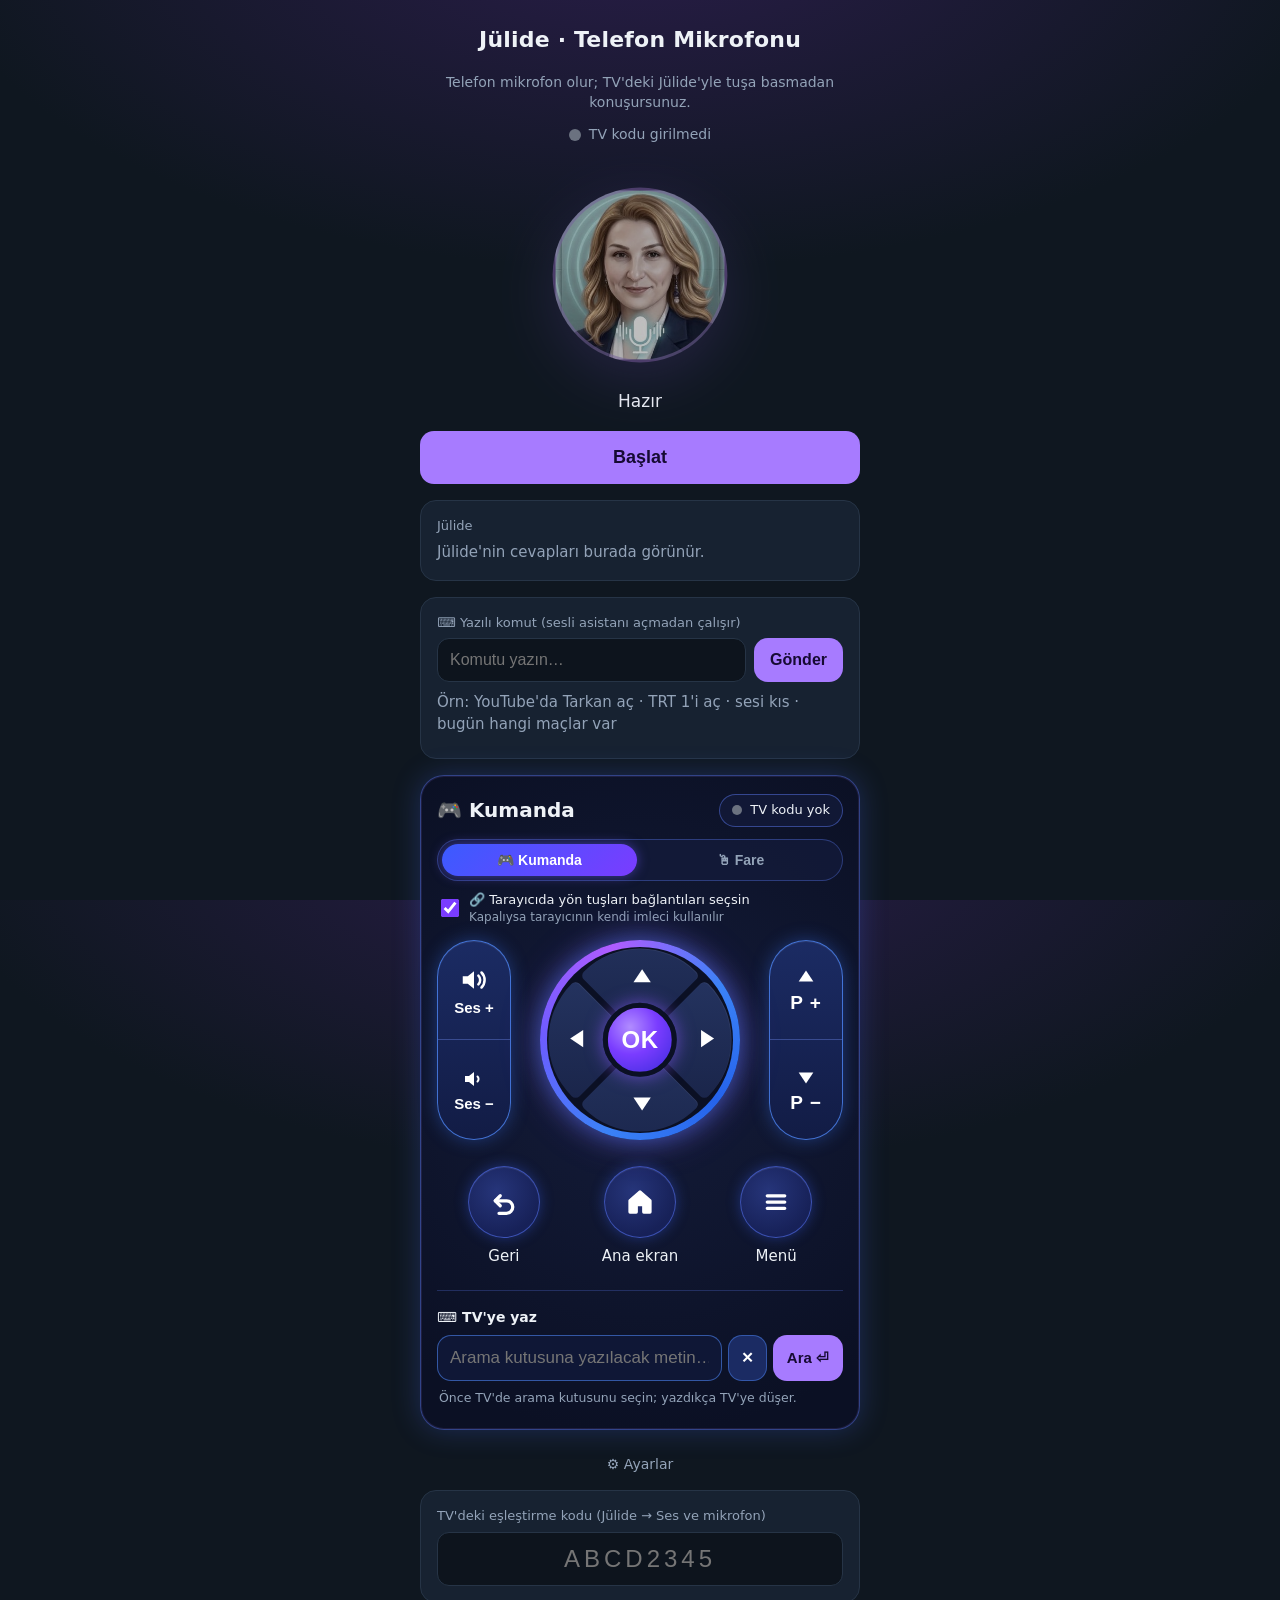
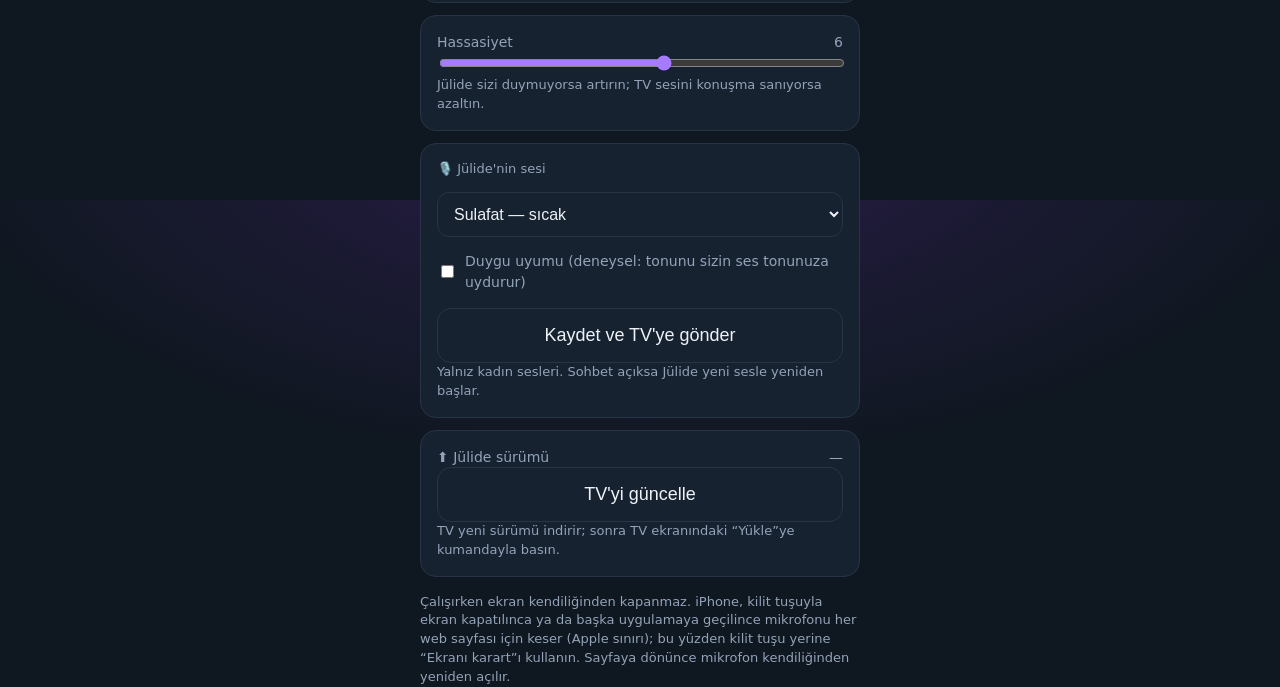
<file: web/index.html>
<!doctype html>
<html lang="tr">
<head>
<meta charset="utf-8">
<meta name="viewport" content="width=device-width, initial-scale=1, viewport-fit=cover">
<meta name="theme-color" content="#0f1720">
<title>Jülide Mikrofon</title>
<link rel="manifest" href="manifest.json">
<link rel="icon" type="image/png" sizes="32x32" href="favicon-32.png">
<link rel="apple-touch-icon" href="apple-touch-icon.png">
<style>
  :root {
    --zemin: #0f1720;
    --kart: #172231;
    --cizgi: #263446;
    --yazi: #eef2f7;
    --soluk: #93a3b8;
    --mor: #a77bff;
    --mor-koyu: #6d3fe0;
    --yesil: #3ddc97;
    --kirmizi: #ff6b6b;
  }
  * { box-sizing: border-box; }
  html, body { margin: 0; height: 100%; }
  body {
    background: radial-gradient(1200px 600px at 50% -10%, #2a1d4a 0%, var(--zemin) 60%);
    color: var(--yazi);
    font: 16px/1.45 system-ui, -apple-system, "Segoe UI", Roboto, sans-serif;
    display: flex; flex-direction: column; align-items: center;
    padding: max(16px, env(safe-area-inset-top)) 16px max(24px, env(safe-area-inset-bottom));
    -webkit-tap-highlight-color: transparent;
  }
  main { width: 100%; max-width: 440px; display: flex; flex-direction: column; gap: 16px; }
  h1 { margin: 8px 0 0; font-size: 22px; font-weight: 650; letter-spacing: .2px; text-align: center; }
  .alt { color: var(--soluk); font-size: 14px; text-align: center; margin: 0; }

  .kure-alan { display: flex; justify-content: center; padding: 18px 0 6px; }
  .kure {
    width: 184px; height: 184px; border-radius: 50%;
    background: #2b1260 url("julide.jpg") center / cover no-repeat;
    border: 3px solid rgba(167,123,255,.55);
    box-shadow: 0 0 0 0 rgba(167,123,255,.0), 0 18px 60px rgba(109,63,224,.35);
    filter: saturate(.55) brightness(.75); transform: scale(.95);
    transition: filter .3s, transform .08s linear, box-shadow .08s linear;
  }
  .kure.acik { filter: none; border-color: var(--mor); }
  .kure.konusuyor { box-shadow: 0 0 0 10px rgba(167,123,255,.18), 0 0 70px rgba(167,123,255,.65); }

  .durum { text-align: center; font-size: 17px; min-height: 26px; }
  .durum.hata { color: var(--kirmizi); }
  .durum.iyi { color: var(--yesil); }

  .kart { background: var(--kart); border: 1px solid var(--cizgi); border-radius: 16px; padding: 16px; }
  label { display: block; font-size: 13px; color: var(--soluk); margin-bottom: 6px; }
  input[type=text] {
    width: 100%; font-size: 24px; letter-spacing: 4px; text-transform: uppercase; text-align: center;
    padding: 12px; border-radius: 12px; border: 1px solid var(--cizgi); background: #0d141d; color: var(--yazi);
  }
  input[type=range] { width: 100%; accent-color: var(--mor); }
  .satir { display: flex; justify-content: space-between; align-items: center; font-size: 14px; color: var(--soluk); }

  button {
    width: 100%; font-size: 18px; font-weight: 650; padding: 16px; border-radius: 14px; border: 0;
    background: var(--mor); color: #160a33; cursor: pointer;
  }
  button.ikincil { background: transparent; color: var(--yazi); border: 1px solid var(--cizgi); font-weight: 500; }
  button:disabled { opacity: .5; }

  .cevap { font-size: 15px; color: var(--yazi); white-space: pre-wrap; min-height: 22px; }
  .cevap:empty::before { content: "Jülide'nin cevapları burada görünür."; color: var(--soluk); }
  .ipucu { font-size: 13px; color: var(--soluk); margin: 0; }
  .fare-hiz { display: flex; align-items: center; gap: 10px; margin: 10px 2px 0; font-size: 13px; color: var(--soluk); }
  .fare-hiz input { flex: 1; accent-color: #7a3cff; padding: 0; }
  .fare-hiz span { width: 38px; text-align: right; color: var(--yazi); }
  .tv-klavye { margin-top: 22px; padding-top: 16px; border-top: 1px solid rgba(96,128,255,.25); }
  .tv-klavye label { display: block; font-size: 14px; color: var(--yazi); margin-bottom: 8px; font-weight: 600; }
  .klavye-satir { display: flex; gap: 6px; }
  .klavye-satir input { flex: 1; min-width: 0; font-size: 17px; letter-spacing: 0; text-transform: none; text-align: left; padding: 12px;
    border-radius: 14px; background: #0f1736; border: 1px solid rgba(80,140,255,.55); color: var(--yazi); }
  .klavye-satir button { width: auto; padding: 12px 14px; font-size: 15px; border-radius: 14px; touch-action: manipulation; }
  .klavye-satir .klavye-sil { background: #1b2b63; color: #fff; border: 1px solid rgba(80,140,255,.45); padding: 12px; }
  .klavye-durum { margin: 8px 2px 0; font-size: 12.5px; color: var(--soluk); min-height: 1.2em; }
  .klavye-durum.ok { color: #4ade80; } .klavye-durum.hata { color: #f87171; }
  .bag-mod { display: flex; align-items: center; gap: 10px; line-height: 1.35; margin: -4px 4px 14px; font-size: 13px; color: var(--yazi); }
  .bag-mod input { width: 18px; height: 18px; accent-color: #7a3cff; margin: 0; flex: none; }
  .bag-mod .soluk { color: var(--soluk); font-size: 12px; }
  .gizli { display: none !important; }
  #karanlik { position: fixed; inset: 0; background: #000; z-index: 50; display: flex; align-items: flex-end;
    justify-content: center; padding-bottom: 40px; color: #333; font-size: 14px; }
  #uyanik { position: fixed; width: 1px; height: 1px; opacity: 0; pointer-events: none; }
  details.ayar { color: var(--soluk); font-size: 14px; }
  details.ayar summary { cursor: pointer; text-align: center; padding: 8px; list-style: none; }
  details.ayar summary::-webkit-details-marker { display: none; }
  details.ayar[open] summary { margin-bottom: 8px; }
  select { width: 100%; font-size: 16px; padding: 12px; border-radius: 12px; background: transparent; color: var(--yazi); border: 1px solid var(--cizgi); margin: 8px 0; }
  select option { color: #111; }
  .onay { display: flex; gap: 8px; align-items: center; font-size: 14px; color: var(--soluk); margin: 6px 0 12px; }
  #sesKart button { margin-top: 4px; }
  details.ayar .kart + .kart { margin-top: 12px; }
  .tvdurum { display: flex; align-items: center; justify-content: center; gap: 8px; font-size: 14px; color: var(--soluk); margin: -4px 0 4px; }
  .isik { width: 12px; height: 12px; border-radius: 50%; background: #6b7280; flex: none; }
  .isik.acik { background: #22c55e; box-shadow: 0 0 8px 2px rgba(34, 197, 94, .7); }
  .isik.kapali { background: #ef4444; box-shadow: 0 0 8px 2px rgba(239, 68, 68, .6); }
  /* Yazılı komut */
  .komut-satir { display: flex; gap: 8px; }
  .komut-satir input#komutMetin { flex: 1; min-width: 0; font-size: 16px; letter-spacing: 0; text-transform: none; text-align: left; padding: 12px; }
  .komut-satir button { width: auto; padding: 12px 16px; font-size: 16px; }
  #komutYanit { margin-top: 10px; white-space: pre-line; }
  .rozet { display: inline-block; font-size: 12px; font-weight: 700; letter-spacing: .4px; padding: 3px 9px; border-radius: 999px; margin-bottom: 6px; }
  .rozet.yapildi { background: rgba(34,197,94,.18); color: #4ade80; border: 1px solid rgba(74,222,128,.5); }
  .rozet.yapilamadi { background: rgba(239,68,68,.16); color: #f87171; border: 1px solid rgba(248,113,113,.5); }
  .rozet.bilgi { background: rgba(96,128,255,.16); color: #93a5ff; border: 1px solid rgba(147,165,255,.45); }
  .rozet.bekliyor { background: rgba(250,204,21,.14); color: #facc15; border: 1px solid rgba(250,204,21,.45); }
  #komutSurum { margin: 6px 0 0; font-size: 12px; }
  #komutYanit:empty::before { content: "Örn: YouTube'da Tarkan aç · TRT 1'i aç · sesi kıs · bugün hangi maçlar var"; color: var(--soluk); }
  /* Kumanda (yön tuşları) — tasarım: solda ses, ortada halkalı yön tuşları, sağda kanal, altta Geri/Ana ekran/Menü */
  .kumanda-kart { position: relative; padding: 18px 16px 22px; border-radius: 24px; border: 1px solid rgba(96,128,255,.45);
    background: radial-gradient(120% 80% at 50% 45%, #141c3a 0%, #0b1024 70%);
    box-shadow: 0 0 0 1px rgba(167,123,255,.12) inset, 0 0 28px rgba(76,110,255,.25); }
  .kumanda-bas { display: flex; align-items: center; justify-content: space-between; margin-bottom: 18px; }
  .kumanda-bas h2 { margin: 0; font-size: 20px; font-weight: 650; display: flex; align-items: center; gap: 10px; }
  .tv-hap { display: flex; align-items: center; gap: 8px; font-size: 13px; padding: 6px 12px; border-radius: 999px;
    border: 1px solid rgba(96,128,255,.45); background: rgba(20,28,60,.7); color: var(--yazi); white-space: nowrap; }
  .tv-hap .isik { width: 10px; height: 10px; }
  .kumanda-orta { display: flex; align-items: center; justify-content: space-between; gap: 8px; }
  .kumanda-orta button, .kumanda-alt3 button { -webkit-user-select: none; user-select: none; touch-action: manipulation; }
  .hap { flex: 0 0 auto; width: clamp(58px, 17vw, 74px); height: clamp(170px, 46vw, 200px); display: flex; flex-direction: column;
    border-radius: 999px; overflow: hidden; border: 1.5px solid rgba(80,140,255,.75);
    background: linear-gradient(180deg, #1b2b63 0%, #121c45 100%); box-shadow: 0 0 18px rgba(60,120,255,.35), inset 0 1px 0 rgba(255,255,255,.08); }
  .hap button { flex: 1; width: 100%; padding: 0; border-radius: 0; background: transparent; color: #fff; display: flex; flex-direction: column;
    align-items: center; justify-content: center; gap: 4px; font-size: 15px; font-weight: 600; }
  .hap button + button { border-top: 1px solid rgba(120,150,255,.35); }
  .hap button:active { background: rgba(109,63,224,.45); }
  .hap svg { width: 30px; height: 30px; fill: #fff; }
  .hap .kucuk svg { width: 24px; height: 24px; }
  .hap b { font-size: 19px; font-weight: 700; letter-spacing: 1px; }
  .yon-halka { flex: 0 0 auto; position: relative; width: clamp(170px, 48vw, 200px); aspect-ratio: 1; border-radius: 50%; padding: 7px;
    background: conic-gradient(from 200deg, #3b82f6, #6d5cff, #b05cff, #3b82f6 60%, #2563eb, #3b82f6);
    box-shadow: 0 0 24px rgba(80,120,255,.55), 0 0 40px rgba(167,92,255,.25); }
  .yon-ic { position: relative; width: 100%; height: 100%; border-radius: 50%; background: #0b1024; padding: 5px; }
  .yon-izgara { width: 100%; height: 100%; display: grid; grid-template-columns: 1fr 1fr; gap: 6px; transform: rotate(45deg); }
  .yon-izgara button { width: 100%; height: 100%; padding: 0; background: linear-gradient(135deg, #24335f, #1a254a); color: #fff;
    border-radius: 6px; box-shadow: inset 0 1px 0 rgba(255,255,255,.06); }
  .yon-izgara button:active { background: rgba(109,63,224,.6); }
  .yon-izgara button svg { width: 26px; height: 26px; fill: #fff; transform: rotate(-45deg); }
  .yon-izgara .y { border-top-left-radius: 100%; }   /* üst */
  .yon-izgara .sg { border-top-right-radius: 100%; } /* sağ */
  .yon-izgara .sl { border-bottom-left-radius: 100%; } /* sol */
  .yon-izgara .a { border-bottom-right-radius: 100%; } /* alt */
  .yon-izgara .y svg { transform: rotate(-45deg) translateY(10%); }
  .yon-ok { position: absolute; left: 50%; top: 50%; width: 40%; aspect-ratio: 1; transform: translate(-50%, -50%); padding: 0;
    border-radius: 50%; border: 5px solid #0b1024; color: #fff; font-size: 24px; font-weight: 800; letter-spacing: .5px;
    background: radial-gradient(circle at 35% 30%, #b18cff 0%, #7a3cff 45%, #3b2bdc 100%); box-shadow: 0 0 18px rgba(140,90,255,.65); }
  .yon-ok:active { filter: brightness(1.25); }
  /* Fare modu: kumanda alanı dokunmatik yüzey olur */
  .mod-sec { display: flex; gap: 6px; margin: -6px 0 14px; padding: 4px; border-radius: 999px; background: rgba(20,28,60,.7); border: 1px solid rgba(96,128,255,.35); }
  .mod-sec button { flex: 1; padding: 8px 6px; border-radius: 999px; font-size: 14px; font-weight: 650; background: transparent; color: var(--soluk); border: 0; }
  .mod-sec button.secili { background: linear-gradient(135deg, #3b5bff, #7a3cff); color: #fff; box-shadow: 0 0 12px rgba(110,90,255,.5); }
  .dokunmatik { position: relative; height: clamp(190px, 52vw, 230px); border-radius: 20px; touch-action: none; -webkit-user-select: none; user-select: none;
    background: radial-gradient(120% 120% at 50% 40%, #1a2552 0%, #10173a 70%); border: 1.5px solid rgba(80,140,255,.65);
    box-shadow: 0 0 18px rgba(60,120,255,.3), inset 0 0 30px rgba(0,0,0,.35); display: flex; align-items: center; justify-content: center; overflow: hidden; }
  .dokunmatik .ipucu-ic { color: rgba(200,210,255,.55); font-size: 13px; line-height: 1.6; text-align: center; pointer-events: none; padding: 0 14px; }
  .dokunmatik .iz { position: absolute; width: 44px; height: 44px; margin: -22px 0 0 -22px; border-radius: 50%; pointer-events: none;
    background: radial-gradient(circle, rgba(140,110,255,.55), rgba(140,110,255,0) 70%); opacity: 0; transition: opacity .2s; }
  .dokunmatik.basili .iz { opacity: 1; }
  .fare-tuslar { display: flex; gap: 8px; margin-top: 10px; }
  .fare-tuslar button { flex: 1; padding: 11px 6px; font-size: 14px; border-radius: 14px; background: #1b2b63; color: #fff; border: 1px solid rgba(80,140,255,.55); touch-action: manipulation; }
  .fare-tuslar button:active { background: rgba(109,63,224,.6); }
  .gizli { display: none !important; }
  .kumanda-alt3 { display: flex; justify-content: space-around; margin-top: 26px; }
  .kumanda-alt3 .yuvar { display: flex; flex-direction: column; align-items: center; gap: 8px; font-size: 15px; color: var(--yazi); }
  .kumanda-alt3 button { width: clamp(58px, 17vw, 72px); height: clamp(58px, 17vw, 72px); padding: 0; border-radius: 50%; color: #fff;
    background: radial-gradient(circle at 40% 35%, #26357a 0%, #172158 70%); border: 1px solid rgba(90,120,255,.55);
    box-shadow: 0 0 14px rgba(60,100,255,.35), inset 0 1px 0 rgba(255,255,255,.08); display: flex; align-items: center; justify-content: center; }
  .kumanda-alt3 button:active { background: rgba(109,63,224,.6); }
  .kumanda-alt3 svg { width: 30px; height: 30px; fill: none; stroke: #fff; stroke-width: 2.6; stroke-linecap: round; stroke-linejoin: round; }
</style>
</head>
<body>
<main>
  <h1>Jülide · Telefon Mikrofonu</h1>
  <p class="alt">Telefon mikrofon olur; TV'deki Jülide'yle tuşa basmadan konuşursunuz.</p>
  <div class="tvdurum" title="Her yerden (mobil veri dahil) çalışır"><span id="isik" class="isik"></span><span id="isikMetin">TV durumu kontrol ediliyor…</span></div>

  <div class="kure-alan"><div id="kure" class="kure"></div></div>
  <div id="durum" class="durum">Hazır</div>

  <button id="baslat">Başlat</button>
  <button id="julide" class="gizli">Jülide'yi aç</button>
  <button id="tvkapat" class="ikincil gizli">⏻ TV'yi kapat</button>
  <button id="duraklat" class="ikincil gizli">Duraklat</button>
  <button id="karart" class="ikincil gizli">🌙 Ekranı karart (mikrofon açık kalır)</button>

  <section class="kart">
    <label>Jülide</label>
    <div id="cevap" class="cevap"></div>
  </section>

  <section class="kart">
    <label for="komutMetin">⌨️ Yazılı komut (sesli asistanı açmadan çalışır)</label>
    <div class="komut-satir">
      <input id="komutMetin" type="text" enterkeyhint="send" autocomplete="off" maxlength="500" placeholder="Komutu yazın…">
      <button id="komutGonder">Gönder</button>
    </div>
    <div id="komutYanit" class="cevap"></div>
    <p class="ipucu" id="komutSurum"></p>
  </section>

  <section class="kumanda-kart" aria-label="Kumanda">
    <div class="kumanda-bas">
      <h2>🎮 Kumanda</h2>
      <span class="tv-hap"><span id="kumandaIsik" class="isik"></span><span id="kumandaDurum">TV durumu…</span></span>
    </div>
    <div class="mod-sec" role="tablist">
      <button id="modKumanda" class="secili" role="tab">🎮 Kumanda</button>
      <button id="modFare" role="tab">🖱 Fare</button>
    </div>
    <label class="bag-mod" id="bagModSatir"><input type="checkbox" id="bagMod" checked><span>🔗 Tarayıcıda yön tuşları bağlantıları seçsin<br><span class="soluk">Kapalıysa tarayıcının kendi imleci kullanılır</span></span></label>
    <div id="farePanel" class="gizli">
      <div id="dokunmatik" class="dokunmatik" aria-label="Fare alanı">
        <div class="iz" id="fareIz"></div>
        <div class="ipucu-ic">Parmağınızı kaydırın: imleç hareket eder<br>Dokunun: tıkla · Çift dokunun: çift tık<br>İki parmakla kaydırın: sayfa kayar</div>
      </div>
      <label class="fare-hiz">Hassasiyet <input id="fareHiz" type="range" min="15" max="100" step="5" value="45"><span id="fareHizDeger">45%</span></label>
      <div class="fare-tuslar">
        <button data-fare="tik">👆 Tıkla</button>
        <button data-fare="cift">Çift tık</button>
        <button data-fare="kay-yukari">▲ Kaydır</button>
        <button data-fare="kay-asagi">▼ Kaydır</button>
      </div>
    </div>
    <div class="kumanda-orta" id="kumandaOrta">
      <div class="hap">
        <button data-tus="ses_artir" aria-label="Sesi artır"><svg viewBox="0 0 24 24"><path d="M3 9h4l5-4v14l-5-4H3z"/><path d="M15.5 8.5a5 5 0 0 1 0 7M18 6a8.5 8.5 0 0 1 0 12" fill="none" stroke="#fff" stroke-width="2" stroke-linecap="round"/></svg>Ses +</button>
        <button data-tus="ses_azalt" class="kucuk" aria-label="Sesi azalt"><svg viewBox="0 0 24 24"><path d="M3 9h4l5-4v14l-5-4H3z"/><path d="M15.5 9.5a3.5 3.5 0 0 1 0 5" fill="none" stroke="#fff" stroke-width="2" stroke-linecap="round"/></svg>Ses −</button>
      </div>
      <div class="yon-halka">
        <div class="yon-ic">
          <div class="yon-izgara">
            <button data-tus="yukari" class="y" aria-label="Yukarı"><svg viewBox="0 0 24 24"><path d="M12 5l8 12H4z"/></svg></button>
            <button data-tus="sag" class="sg" aria-label="Sağ"><svg viewBox="0 0 24 24" style="transform:rotate(45deg)"><path d="M12 5l8 12H4z"/></svg></button>
            <button data-tus="sol" class="sl" aria-label="Sol"><svg viewBox="0 0 24 24" style="transform:rotate(-135deg)"><path d="M12 5l8 12H4z"/></svg></button>
            <button data-tus="asagi" class="a" aria-label="Aşağı"><svg viewBox="0 0 24 24" style="transform:rotate(135deg)"><path d="M12 5l8 12H4z"/></svg></button>
          </div>
          <button data-tus="tamam" class="yon-ok" aria-label="Tamam">OK</button>
        </div>
      </div>
      <div class="hap">
        <button data-tus="kanal_yukari" aria-label="Sonraki kanal"><svg viewBox="0 0 24 24" style="width:22px;height:22px"><path d="M12 5l8 12H4z"/></svg><b>P +</b></button>
        <button data-tus="kanal_asagi" aria-label="Önceki kanal"><svg viewBox="0 0 24 24" style="width:22px;height:22px;transform:rotate(180deg)"><path d="M12 5l8 12H4z"/></svg><b>P −</b></button>
      </div>
    </div>
    <div class="kumanda-alt3">
      <div class="yuvar"><button data-tus="geri" aria-label="Geri"><svg viewBox="0 0 24 24"><path d="M9 7L5 11l4 4"/><path d="M5 11h9a5 5 0 0 1 0 10H8"/></svg></button>Geri</div>
      <div class="yuvar"><button data-tus="ana_ekran" aria-label="Ana ekran"><svg viewBox="0 0 24 24"><path d="M4 11l8-7 8 7v9h-5v-6H9v6H4z" fill="#fff"/></svg></button>Ana ekran</div>
      <div class="yuvar"><button data-tus="menu" aria-label="Menü"><svg viewBox="0 0 24 24"><path d="M5 7h14M5 12h14M5 17h14"/></svg></button>Menü</div>
    </div>
    <div class="tv-klavye">
      <label for="klavyeMetin">⌨️ TV'ye yaz</label>
      <div class="klavye-satir">
        <input id="klavyeMetin" type="text" enterkeyhint="search" autocomplete="off" autocorrect="off" autocapitalize="off" spellcheck="false" maxlength="200" placeholder="Arama kutusuna yazılacak metin…">
        <button id="klavyeSil" class="klavye-sil" aria-label="Temizle">✕</button>
        <button id="klavyeAra">Ara ⏎</button>
      </div>
      <p id="klavyeDurum" class="klavye-durum">Önce TV'de arama kutusunu seçin; yazdıkça TV'ye düşer.</p>
    </div>
  </section>

  <details id="ayar" class="ayar">
    <summary>⚙ Ayarlar</summary>
    <section id="kurulum" class="kart">
      <label for="kod">TV'deki eşleştirme kodu (Jülide → Ses ve mikrofon)</label>
      <input id="kod" type="text" inputmode="text" autocomplete="off" autocapitalize="characters" maxlength="8" placeholder="ABCD2345">
    </section>
    <section class="kart">
      <div class="satir"><span>Hassasiyet</span><span id="hassasDeger"></span></div>
      <input id="hassas" type="range" min="1" max="10" step="1" value="6">
      <p class="ipucu">Jülide sizi duymuyorsa artırın; TV sesini konuşma sanıyorsa azaltın.</p>
    </section>
    <section class="kart" id="sesKart">
      <label for="sesSec">🎙️ Jülide'nin sesi</label>
      <select id="sesSec">
        <option value="Sulafat">Sulafat — sıcak</option>
        <option value="Vindemiatrix">Vindemiatrix — nazik</option>
        <option value="Achernar">Achernar — yumuşak</option>
        <option value="Aoede">Aoede — rahat, ferah</option>
        <option value="Callirrhoe">Callirrhoe — sakin, rahat</option>
        <option value="Despina">Despina — akıcı</option>
        <option value="Kore">Kore — kararlı (eski varsayılan)</option>
        <option value="Gacrux">Gacrux — olgun</option>
        <option value="Erinome">Erinome — net</option>
        <option value="Autonoe">Autonoe — parlak</option>
        <option value="Zephyr">Zephyr — parlak</option>
        <option value="Leda">Leda — genç</option>
        <option value="Laomedeia">Laomedeia — neşeli</option>
        <option value="Pulcherrima">Pulcherrima — atılgan</option>
      </select>
      <label class="onay"><input type="checkbox" id="duygu"> Duygu uyumu (deneysel: tonunu sizin ses tonunuza uydurur)</label>
      <button id="sesKaydet" class="ikincil">Kaydet ve TV'ye gönder</button>
      <p class="ipucu" id="sesDurum">Yalnız kadın sesleri. Sohbet açıksa Jülide yeni sesle yeniden başlar.</p>
    </section>
    <section class="kart" id="guncelKart">
      <div class="satir"><span>⬆ Jülide sürümü</span><span id="surumBilgi">—</span></div>
      <button id="guncelleBtn" class="ikincil">TV'yi güncelle</button>
      <p class="ipucu" id="guncelDurum">TV yeni sürümü indirir; sonra TV ekranındaki “Yükle”ye kumandayla basın.</p>
    </section>
  </details>

  <p class="ipucu">Çalışırken ekran kendiliğinden kapanmaz. iPhone, kilit tuşuyla ekran kapatılınca ya da başka uygulamaya geçilince mikrofonu her web sayfası için keser (Apple sınırı); bu yüzden kilit tuşu yerine “Ekranı karart”ı kullanın. Sayfaya dönünce mikrofon kendiliğinden yeniden açılır.</p>
</main>
<div id="karanlik" class="gizli">Jülide dinliyor · açmak için dokunun</div>
<video id="uyanik" src="uyanik.mp4" muted playsinline loop preload="auto"></video>

<script src="supabase.js"></script>
<script>
(() => {
  // Supabase Realtime: yalnız yayın (broadcast) kanalı; veritabanı kullanılmaz.
  const SUPABASE_URL = "https://eiacwimxjpggomngsnyo.supabase.co";
  const SUPABASE_ANON = "eyJhbGciOiJIUzI1NiIsInR5cCI6IkpXVCJ9.eyJpc3MiOiJzdXBhYmFzZSIsInJlZiI6ImVpYWN3aW14anBnZ29tbmdzbnlvIiwicm9sZSI6ImFub24iLCJpYXQiOjE3ODIxNDE5ODAsImV4cCI6MjA5NzcxNzk4MH0.OTUmblVqYTatRt8IUqjuDCAC0ABdYTg6Gy6mBS-wI8w";

  const HEDEF_ORAN = 16000;          // TV'nin beklediği örnekleme hızı
  const CERCEVE = 320;               // 20 ms @ 16 kHz
  const PARCA_CERCEVE = 12;          // 240 ms'lik gönderim parçası
  const ONCESI_CERCEVE = 20;         // konuşma başlamadan önceki 400 ms de gönderilir
  const KUYRUK_MS = 900;             // konuşma bittikten sonra 0,9 sn daha gönder

  const $ = (id) => document.getElementById(id);
  const kure = $("kure"), durumEl = $("durum"), kodEl = $("kod"), baslatBtn = $("baslat"),
        duraklatBtn = $("duraklat"), hassasEl = $("hassas"), cevapEl = $("cevap"), julideBtn = $("julide");

  const sakla = (k, v) => { try { localStorage.setItem(k, v); } catch (_) {} };
  const oku = (k) => { try { return localStorage.getItem(k); } catch (_) { return null; } };

  // Karekoddan gelindiyse (?kod=XXXXXXXX) kodu doldur ve sakla; adres çubuğundan da kaldır.
  const adresKodu = (new URLSearchParams(location.search).get("kod") || "").toUpperCase().replace(/[^A-Z0-9]/g, "");
  if (adresKodu.length >= 6) {
    sakla("julide_kod", adresKodu);
    try { history.replaceState(null, "", location.pathname); } catch (_) {}
  }
  kodEl.value = (oku("julide_kod") || "").toUpperCase();
  const ayarEl = $("ayar");
  if (kodEl.value.length < 6) ayarEl.open = true;   // kod yoksa göster; varsa gizli kalsın
  hassasEl.value = oku("julide_hassas") || "6";
  const hassasYaz = () => { $("hassasDeger").textContent = hassasEl.value; };
  hassasYaz();
  hassasEl.addEventListener("input", () => { hassasYaz(); sakla("julide_hassas", hassasEl.value); });

  function durum(metin, tur) {
    durumEl.textContent = metin;
    durumEl.className = "durum" + (tur ? " " + tur : "");
  }

  let istemci = null, kanal = null, bagli = false;
  let baglam = null, akis = null, dugum = null, kilit = null;
  let calisiyor = false, duraklatildi = false;
  // TV'den gelen durum: oturumAcik null = bilinmiyor (eski TV sürümü) → eskisi gibi ses gönderilir.
  let oturumAcik = null, julideKonusuyor = false;

  // ---- ses işleme durumu ----
  let kaynakOrani = 48000, birikim = new Float32Array(0);
  let gurultu = 0.004, konusuyor = false, sonKonusma = 0, ustUste = 0;
  const oncesi = [];      // Int16Array çerçeveleri (konuşma öncesi)
  let gonderilecek = [];  // Int16Array çerçeveleri (gönderim tamponu)

  function esik() {
    // Hassasiyet 1..10 → sabit alt sınır ve gürültü çarpanı
    const h = Number(hassasEl.value);
    const taban = 0.03 - h * 0.0026;          // 1: ~0.027  10: ~0.004
    const carpan = 4.2 - h * 0.25;            // 1: ~3.95   10: ~1.7
    const e = Math.max(taban, gurultu * carpan);
    // Jülide konuşurken TV hoparlörünün sesi söz kesme sanılmasın: eşik yükselir, yalnız size yakın,
    // güçlü konuşma Jülide'nin sözünü keser.
    if (julideKonusuyor) return e * 2.5;
    // Mobil veride TV'nin "Jülide konuşuyor" bildirimi geç gelir: konuşmanız bittikten sonraki
    // birkaç saniye Jülide'nin cevabı beklenir; TV hoparlörünün sesi söz kesme sanılmasın.
    return performance.now() < cevapBekleniyor ? e * 1.8 : e;
  }

  function base64(int16) {
    const b = new Uint8Array(int16.buffer, int16.byteOffset, int16.byteLength);
    let s = "";
    for (let i = 0; i < b.length; i += 0x8000) s += String.fromCharCode.apply(null, b.subarray(i, i + 0x8000));
    return btoa(s);
  }

  // Bağlantı kısa süre koparsa (mobil veri) ses kaybolmasın: en çok 3 sn biriktirilir, bağlanınca gönderilir.
  let bekleyenSes = [], sira = 0, ilkParca = false, cevapBekleniyor = 0;
  const BEKLEYEN_MS = 3000;

  function yolla(yuk) {
    if (kanal && bagli) {
      try { kanal.send({ type: "broadcast", event: "ses", payload: yuk }); return; } catch (_) {}
    }
    const simdi = performance.now();
    bekleyenSes.push({ t: simdi, yuk });
    bekleyenSes = bekleyenSes.filter((x) => simdi - x.t < BEKLEYEN_MS);
  }

  function bekleyenleriGonder() {
    const simdi = performance.now();
    const l = bekleyenSes.filter((x) => simdi - x.t < BEKLEYEN_MS);
    bekleyenSes = [];
    for (const x of l) yolla(x.yuk);
  }

  function gonder(cerceveler) {
    if (!cerceveler.length) return;
    const toplam = cerceveler.reduce((a, c) => a + c.length, 0);
    const pcm = new Int16Array(toplam);
    let o = 0;
    for (const c of cerceveler) { pcm.set(c, o); o += c.length; }
    // b: konuşmanın ilk parçası · n: sıra · jk: telefon Jülide'nin konuştuğunu biliyor mu (yankı koruması)
    const yuk = { d: base64(pcm), n: ++sira, b: ilkParca ? 1 : 0, jk: !!julideKonusuyor };
    ilkParca = false;
    yolla(yuk);
  }

  function cerceveIsle(f32) {
    // RMS ve görsel seviye
    let t = 0;
    for (let i = 0; i < f32.length; i++) t += f32[i] * f32[i];
    const rms = Math.sqrt(t / f32.length);
    const simdi = performance.now();
    const e = esik();
    const ses = rms > e;
    ustUste = ses ? ustUste + 1 : 0;
    if (!konusuyor && !ses) gurultu = gurultu * 0.97 + rms * 0.03;

    const i16 = new Int16Array(f32.length);
    for (let i = 0; i < f32.length; i++) {
      const v = Math.max(-1, Math.min(1, f32[i]));
      i16[i] = v < 0 ? v * 0x8000 : v * 0x7fff;
    }

    const olcek = 0.92 + Math.min(0.25, rms * 4);
    kure.style.transform = `scale(${olcek.toFixed(3)})`;

    // Duraklatıldıysa ya da sohbet kapalıysa hiç ses gönderilmez (kapanan sohbet kendiliğinden açılmaz).
    if (duraklatildi || oturumAcik === false) {
      if (konusuyor) { konusuyor = false; gonderilecek = []; kure.classList.remove("konusuyor"); }
      oncesi.length = 0;
      return;
    }

    if (!konusuyor && ustUste >= 2) {
      konusuyor = true;
      sonKonusma = simdi;
      gonderilecek = oncesi.splice(0);       // konuşma öncesini de ekle
      ilkParca = true;
      kure.classList.add("konusuyor");
      durum("Konuşuyorsunuz…", "iyi");
    }

    if (konusuyor) {
      if (ses) sonKonusma = simdi;
      gonderilecek.push(i16);
      if (gonderilecek.length >= PARCA_CERCEVE) { gonder(gonderilecek); gonderilecek = []; }
      if (simdi - sonKonusma > KUYRUK_MS) {
        gonder(gonderilecek); gonderilecek = [];
        konusuyor = false;
        cevapBekleniyor = simdi + 6000;
        kure.classList.remove("konusuyor");
        durum("Dinliyor", "iyi");
      }
    } else {
      oncesi.push(i16);
      if (oncesi.length > ONCESI_CERCEVE) oncesi.shift();
    }
  }

  function sesGeldi(girdi) {
    // Kaynak hızından 16 kHz'e: her çıkış örneği için kutu ortalaması (basit alçak geçiren + seyreltme).
    const oran = kaynakOrani / HEDEF_ORAN;
    const yeni = new Float32Array(birikim.length + girdi.length);
    yeni.set(birikim); yeni.set(girdi, birikim.length);
    const cikisSayisi = Math.floor(yeni.length / oran);
    const cikis = new Float32Array(cikisSayisi);
    for (let i = 0; i < cikisSayisi; i++) {
      const bas = Math.floor(i * oran), son = Math.min(yeni.length, Math.floor((i + 1) * oran));
      let t = 0;
      for (let j = bas; j < son; j++) t += yeni[j];
      cikis[i] = t / Math.max(1, son - bas);
    }
    birikim = yeni.slice(Math.floor(cikisSayisi * oran));
    // 20 ms'lik çerçevelere böl
    if (!sesGeldi.kalan) sesGeldi.kalan = new Float32Array(0);
    const tum = new Float32Array(sesGeldi.kalan.length + cikis.length);
    tum.set(sesGeldi.kalan); tum.set(cikis, sesGeldi.kalan.length);
    let o = 0;
    for (; o + CERCEVE <= tum.length; o += CERCEVE) cerceveIsle(tum.subarray(o, o + CERCEVE));
    sesGeldi.kalan = tum.slice(o);
  }

  const ISLEMCI = `
    class Toplayici extends AudioWorkletProcessor {
      process(girdiler) {
        const k = girdiler[0];
        if (k && k[0]) this.port.postMessage(k[0].slice(0));
        return true;
      }
    }
    registerProcessor("toplayici", Toplayici);`;

  // Ekran kapanmasın: tarayıcının ekran kilidi + iPhone'da (özellikle ana ekrana eklenmiş sayfada
  // ekran kilidi güvenilmez) görünmez, sessiz, döngüdeki küçük video.
  const uyanikVideo = $("uyanik"), karanlik = $("karanlik"), karartBtn = $("karart");
  async function ekranAcikKalsin() {
    try {
      if ("wakeLock" in navigator && !kilit) {
        kilit = await navigator.wakeLock.request("screen");
        kilit.addEventListener("release", () => {
          kilit = null;
          if (calisiyor && document.visibilityState === "visible") ekranAcikKalsin();
        });
      }
    } catch (_) {}
    try { uyanikVideo.muted = true; await uyanikVideo.play(); } catch (_) {}
  }
  function ekranSerbest() {
    try { kilit && kilit.release(); } catch (_) {}
    kilit = null;
    try { uyanikVideo.pause(); } catch (_) {}
    karanlik.classList.add("gizli");
  }
  karartBtn.addEventListener("click", () => karanlik.classList.remove("gizli"));
  karanlik.addEventListener("click", () => karanlik.classList.add("gizli"));
  // Sayfa kapanır ya da arka plana geçerse mikrofonu tamamen kapat (izin göstergesi söner);
  // sayfaya dönülünce, kullanıcı daha önce başlatmışsa kendiliğinden yeniden aç.
  let donunceAc = false;
  document.addEventListener("visibilitychange", () => {
    if (document.visibilityState === "hidden") {
      if (calisiyor) { donunceAc = true; durdur(); durum("Arka planda — mikrofon kapalı"); }
    } else if (donunceAc) {
      donunceAc = false;
      baslat();
    }
  });
  window.addEventListener("pagehide", () => { if (calisiyor) durdur(); });

  function kanalaBaglan(kod) {
    return new Promise((coz, reddet) => {
      if (!window.supabase) return reddet(new Error("Bağlantı kütüphanesi yüklenemedi (internet?)."));
      istemci = istemci || window.supabase.createClient(SUPABASE_URL, SUPABASE_ANON, {
        realtime: { params: { eventsPerSecond: 20 }, heartbeatIntervalMs: 15000, timeout: 20000 },
      });
      kanal = istemci.channel("julide-" + kod, { config: { broadcast: { self: false, ack: false } } });
      kanal.on("broadcast", { event: "durum" }, ({ payload }) => {
        const m = (payload && payload.m) || "";
        if (m.startsWith("Jülide: ")) cevapEl.textContent = m.slice(8);
        else if (m) durum(m, "iyi");
      });
      kanal.on("broadcast", { event: "hal" }, ({ payload }) => halGuncelle(payload || {}));
      let ilk = true;
      kanal.subscribe((st) => {
        if (st === "SUBSCRIBED") {
          bagli = true;
          kanal.send({ type: "broadcast", event: "merhaba", payload: {} });
          bekleyenleriGonder();
          if (ilk) { ilk = false; coz(); } else durum("Yeniden bağlandı", "iyi");
        } else if (st === "CHANNEL_ERROR" || st === "TIMED_OUT" || st === "CLOSED") {
          bagli = false;
          if (ilk) { ilk = false; reddet(new Error("Sunucuya bağlanılamadı.")); }
          else if (calisiyor) durum("Bağlantı koptu, yeniden deneniyor…", "hata");
        }
      });
    });
  }

  async function baslat() {
    const kod = (kodEl.value || "").trim().toUpperCase().replace(/[^A-Z0-9]/g, "");
    if (kod.length < 6) { ayarEl.open = true; durum("TV'deki 8 haneli kodu girin.", "hata"); kodEl.focus(); return; }
    sakla("julide_kod", kod);
    baslatBtn.disabled = true;
    durum("Mikrofon izni isteniyor…");
    try {
      akis = await navigator.mediaDevices.getUserMedia({
        audio: { echoCancellation: true, noiseSuppression: true, autoGainControl: true, channelCount: 1 },
      });
      baglam = new (window.AudioContext || window.webkitAudioContext)();
      kaynakOrani = baglam.sampleRate;
      const url = URL.createObjectURL(new Blob([ISLEMCI], { type: "application/javascript" }));
      await baglam.audioWorklet.addModule(url);
      const kaynak = baglam.createMediaStreamSource(akis);
      dugum = new AudioWorkletNode(baglam, "toplayici");
      dugum.port.onmessage = (e) => sesGeldi(e.data);
      kaynak.connect(dugum);
      // Bazı tarayıcılar çıkışa bağlanmayan düğümü çalıştırmaz: sessiz kazançla bağla.
      const sus = baglam.createGain(); sus.gain.value = 0;
      dugum.connect(sus).connect(baglam.destination);

      durum("TV'ye bağlanılıyor…");
      await kanalaBaglan(kod);
      calisiyor = true;
      await ekranAcikKalsin();
      kure.classList.add("acik");
      ayarEl.open = false;
      baslatBtn.textContent = "Durdur";
      baslatBtn.disabled = false;
      duraklatBtn.classList.remove("gizli");
      karartBtn.classList.remove("gizli");
      julideDugmesi();
      durum("Dinliyor — konuşmaya başlayın", "iyi");
    } catch (e) {
      durdur();
      const izin = e && (e.name === "NotAllowedError" || e.name === "SecurityError");
      durum(izin ? "Mikrofon izni verilmedi. Tarayıcı ayarlarından izin verin." : (e.message || String(e)), "hata");
    }
  }

  // "Durdur" düğmesi: telefon mikrofonunu kapatır VE TV'deki sohbeti (küreyi) de kapatır.
  // Sayfa arka plana geçince çağrılan durdur() ise yalnız mikrofonu kapatır; TV'deki sohbet kumandayla sürebilir.
  function durdurVeKapat() {
    if (oturumAcik !== false) tvyeGonder("kapat");
    durdur();
  }

  function durdur() {
    calisiyor = false; konusuyor = false; gonderilecek = []; oncesi.length = 0;
    try { kanal && bagli && kanal.send({ type: "broadcast", event: "hoscakal", payload: {} }); } catch (_) {}
    try { kanal && istemci && istemci.removeChannel(kanal); } catch (_) {}
    kanal = null; bagli = false;
    try { akis && akis.getTracks().forEach((t) => t.stop()); } catch (_) {}
    try { baglam && baglam.close(); } catch (_) {}
    ekranSerbest();
    akis = null; baglam = null; dugum = null; kilit = null;
    kure.classList.remove("acik", "konusuyor"); kure.style.transform = "";
    baslatBtn.textContent = "Başlat"; baslatBtn.disabled = false;
    duraklatBtn.classList.add("gizli"); duraklatildi = false; duraklatBtn.textContent = "Duraklat";
    julideBtn.classList.add("gizli"); karartBtn.classList.add("gizli"); oturumAcik = null; julideKonusuyor = false;
  }

  function julideDugmesi() {
    const tvBtn = document.getElementById("tvkapat");
    if (!calisiyor) { julideBtn.classList.add("gizli"); tvBtn && tvBtn.classList.add("gizli"); return; }
    julideBtn.classList.remove("gizli");
    tvBtn && tvBtn.classList.remove("gizli");
    const acik = oturumAcik !== false;
    julideBtn.textContent = acik ? "Jülide'yi kapat" : "Jülide'yi aç";
    julideBtn.className = acik ? "ikincil" : "";
  }

  function halGuncelle(h) {
    const onceki = oturumAcik;
    oturumAcik = !!h.oturum;
    const oncekiKonusma = julideKonusuyor;
    julideKonusuyor = oturumAcik && !!h.konusuyor;
    if (oncekiKonusma && !julideKonusuyor) cevapBekleniyor = 0; // Jülide sustu: normal hassasiyete dön
    julideDugmesi();
    if (!oturumAcik) {
      kure.classList.remove("acik", "konusuyor");
      durum("Jülide uyuyor — açmak için “Jülide'yi aç”a basın");
    } else {
      if (calisiyor) kure.classList.add("acik");
      if (onceki !== true) durum("Jülide dinliyor", "iyi");
    }
  }

  function tvyeGonder(olay) {
    try { kanal && bagli && kanal.send({ type: "broadcast", event: olay, payload: {} }); } catch (_) {}
  }

  julideBtn.addEventListener("click", () => {
    if (oturumAcik === false) { tvyeGonder("ac"); durum("Jülide açılıyor…"); }
    else { tvyeGonder("kapat"); durum("Jülide kapatılıyor…"); }
  });

  document.getElementById("tvkapat").addEventListener("click", () => {
    if (!confirm("Televizyon kapatılsın mı?")) return;
    tvyeGonder("tv_kapat"); durum("TV kapatılıyor…");
  });

  baslatBtn.addEventListener("click", () => {
    if (!calisiyor) { try { uyanikVideo.muted = true; uyanikVideo.play().catch(() => {}); } catch (_) {} } calisiyor ? (durdurVeKapat(), durum("Durduruldu")) : baslat(); });
  duraklatBtn.addEventListener("click", () => {
    duraklatildi = !duraklatildi;
    duraklatBtn.textContent = duraklatildi ? "Devam et" : "Duraklat";
    durum(duraklatildi ? "Duraklatıldı — ses gönderilmiyor" : "Dinliyor", duraklatildi ? "" : "iyi");
    if (duraklatildi) kure.classList.remove("konusuyor");
  });
  kodEl.addEventListener("keydown", (e) => { if (e.key === "Enter") baslat(); });
  if (adresKodu.length >= 6) durum("Kod alındı — Başlat'a basın", "iyi");

  // ---- TV AÇIK MI? (yeşil/kırmızı ışık) — mikrofondan bağımsız, ayrı bağlantı; her ağdan çalışır (Supabase)
  const isik = $("isik"), isikMetin = $("isikMetin");
  let izleIstemci = null, izleKanal = null, izleKod = "", sonGorulme = 0, sonOturum = null, yoklama = null, ekran = true;
  function isikYaz() {
    if (!izleKod) { isik.className = "isik"; isikMetin.textContent = "TV kodu girilmedi"; const kd = $("kumandaDurum"); if (kd) kd.textContent = "TV kodu yok"; return; }
    const ulasiliyor = Date.now() - sonGorulme < 45000;
    const acik = ulasiliyor && ekran !== false;
    isik.className = "isik " + (acik ? "acik" : "kapali");
    isikMetin.textContent = acik ? ("TV açık · Jülide " + (sonOturum ? "sohbette" : "hazır"))
      : ulasiliyor ? "TV kapalı (bekleme modunda)" : "TV kapalı ya da çevrimdışı";
    const ki = $("kumandaIsik"), kd = $("kumandaDurum");
    if (ki && kd) { ki.className = "isik " + (acik ? "acik" : "kapali"); kd.textContent = acik ? "TV Bağlı" : ulasiliyor ? "TV Beklemede" : "TV Bağlı Değil"; }
  }
  const sesSec = $("sesSec"), duyguEl = $("duygu"), sesDurum = $("sesDurum");
  let sesGonderiliyor = null;
  // ---- GÜNCELLEME: TV'deki sürüm (hal/nabız) ile GitHub'daki son sürüm
  const surumBilgi = $("surumBilgi"), guncelDurum = $("guncelDurum"), guncelleBtn = $("guncelleBtn");
  let tvSurum = "", sonSurum = "", guncelBekle = null;
  function surumYaz() {
    const eski = tvSurum && sonSurum && (parseInt(sonSurum.split(".").pop(), 10) > parseInt(tvSurum.split(".").pop(), 10));
    surumBilgi.textContent = "TV: " + (tvSurum || "?") + " · Son: " + (sonSurum || "?") + (eski ? " ⚠" : (tvSurum && sonSurum ? " ✓" : ""));
    const ks = $("komutSurum");
    if (ks) ks.textContent = tvSurum ? ("TV'deki Jülide: " + tvSurum + (typeof tvEski === "function" && tvEski() ? " — eski, Ayarlar → TV'yi güncelle" : "")) : "";
  }
  function sonSurumuAl() {
    fetch("https://api.github.com/repos/klncumut6565/tv-asistan/releases/latest", { cache: "no-cache" })
      .then((r) => r.json()).then((j) => { if (j && j.tag_name) { sonSurum = String(j.tag_name).replace(/^v/, ""); surumYaz(); } })
      .catch(() => {});
  }
  sonSurumuAl();
  guncelleBtn.addEventListener("click", () => {
    if (!izleKanal) { guncelDurum.textContent = "Önce TV kodunu girin."; return; }
    guncelleBtn.disabled = true;
    guncelDurum.textContent = "TV'ye gönderiliyor…";
    sonSurumuAl();
    try { izleKanal.send({ type: "broadcast", event: "guncelle", payload: {} }); } catch (_) {}
    clearTimeout(guncelBekle);
    guncelBekle = setTimeout(() => {
      guncelleBtn.disabled = false;
      guncelDurum.textContent = "TV yanıt vermedi: TV açık mı (ışık yeşil mi)? Bu düğme için TV'deki Jülide en az 0.1.102 olmalı; değilse TV'den bir kez elle güncelleyin.";
    }, 15000);
  });
  function guncellemeDurumu(p) {
    p = p || {};
    if (p.surum) { tvSurum = String(p.surum); surumYaz(); }
    guncelDurum.textContent = (p.tamam ? "✓ " : "") + (p.m || "");
    if (p.m && !/denetleniyor/i.test(p.m)) { clearTimeout(guncelBekle); guncelleBtn.disabled = false; }
  }
  // ---- YAZILI KOMUT ve KUMANDA (sesli oturumdan bağımsız; izleme kanalıyla TV'ye gider)
  const komutMetin = $("komutMetin"), komutGonder = $("komutGonder"), komutYanit = $("komutYanit");
  let komutBekle = null;
  function kanalYok(el) { el.textContent = "Önce Ayarlar'dan TV kodunu girin."; }
  // Yazılı komut ve kumanda TV'de en az bu sürümü ister; eski sürüm bu mesajları sessizce yok sayar
  const EN_AZ_SURUM = 154; // yazılı komut 145, tuş onayı 146, ses/kanal 147, menü 148, fare 151, klavye 153, bağlantı modu 154
  function tvEski() { const n = parseInt(String(tvSurum || "").split(".").pop(), 10); return n > 0 && n < EN_AZ_SURUM; }
  function eskiMesaji() { return "TV'deki Jülide eski sürüm (" + tvSurum + "). Bu özellik için en az 0.1." + EN_AZ_SURUM + " gerekli: Ayarlar → TV'yi güncelle, sonra TV'de 'Yükle'ye basın."; }
  function yanitYok() {
    if (tvEski()) return eskiMesaji();
    if (Date.now() - sonGorulme > 45000) return "TV'ye ulaşılamıyor: TV açık mı, üstteki ışık yeşil mi?";
    return "TV yanıt vermedi. TV'deki Jülide sürümü: " + (tvSurum || "bilinmiyor") + " (en az 0.1." + EN_AZ_SURUM + " olmalı).";
  }
  const bagMod = $("bagMod");
  try { if (localStorage.getItem("julide_bag_mod") === "0") bagMod.checked = false; } catch (_) {}
  bagMod.addEventListener("change", () => { try { localStorage.setItem("julide_bag_mod", bagMod.checked ? "1" : "0"); } catch (_) {} });
  function bagModAcik() { return !!bagMod.checked; }
  let tusBekle = null;
  function tusOnayGeldi(p) {
    clearTimeout(tusBekle); tusBekle = null;
    p = p || {};
    komutDurum(p.ok ? "yapildi" : "yapilamadi", p.m ? p.m : p.ok ? (TUS_ADI[p.t] || p.t) + " tuşu basıldı." : "'" + (TUS_ADI[p.t] || p.t) + "' tuşu TV'de uygulanamadı.");
  }
  const TUS_ADI = { yukari: "Yukarı", asagi: "Aşağı", sol: "Sol", sag: "Sağ", tamam: "OK", geri: "Geri", ana_ekran: "Ana ekran", ses_artir: "Ses +", ses_azalt: "Ses −", sessiz: "Sessiz", kanal_yukari: "P +", kanal_asagi: "P −", menu: "Menü" };
  /** Komut kartına durum rozeti + mesaj yazar. tur: yapildi | yapilamadi | bilgi | bekliyor */
  function komutDurum(tur, metin) {
    const ad = { yapildi: "✓ YAPILDI", yapilamadi: "✗ YAPILAMADI", bilgi: "ℹ CEVAP", bekliyor: "⏳ ÇALIŞIYOR" }[tur] || "";
    komutYanit.textContent = "";
    if (ad) { const r = document.createElement("span"); r.className = "rozet " + tur; r.textContent = ad; komutYanit.appendChild(r); komutYanit.appendChild(document.createElement("br")); }
    komutYanit.appendChild(document.createTextNode(String(metin || "").replace(/^✓\s*/, "")));
  }
  function komutYanitGeldi(p) {
    p = p || {};
    if (!p.m) return;
    komutDurum(!p.bitti ? "bekliyor" : p.ok === true ? "yapildi" : p.ok === false ? "yapilamadi" : "bilgi", p.m);
    clearTimeout(komutBekle);
    if (p.bitti) komutGonder.disabled = false;
    else komutBekle = setTimeout(() => { komutGonder.disabled = false; }, 90000);
  }
  function komutuGonder() {
    const m = (komutMetin.value || "").trim();
    if (!m) return;
    if (!izleKanal) { kanalYok(komutYanit); return; }
    komutGonder.disabled = true;
    komutDurum("bekliyor", "TV'ye gönderiliyor…");
    // Sonucu beklemeden bilinen engeli hemen söyle (yine de gönderilir)
    if (tvEski()) komutDurum("yapilamadi", eskiMesaji());
    else if (sonGorulme && Date.now() - sonGorulme > 45000) komutDurum("yapilamadi", "TV'ye ulaşılamıyor: TV açık mı, üstteki ışık yeşil mi? (yine de gönderildi)");
    try { izleKanal.send({ type: "broadcast", event: "komut", payload: { m } }); } catch (_) {}
    komutMetin.value = "";
    clearTimeout(komutBekle);
    komutBekle = setTimeout(() => {
      komutGonder.disabled = false;
      komutDurum("yapilamadi", yanitYok());
    }, 10000);
  }
  komutGonder.addEventListener("click", komutuGonder);
  komutMetin.addEventListener("keydown", (e) => { if (e.key === "Enter") { e.preventDefault(); komutuGonder(); } });
  // ---- FARE MODU: dokunmatik alan → TV'deki imleç (göreli hareket; Supabase hız sınırı için ~12 mesaj/sn)
  const modKumanda = $("modKumanda"), modFare = $("modFare"), farePanel = $("farePanel"), kumandaOrta = $("kumandaOrta");
  const ped = $("dokunmatik"), fareIz = $("fareIz");
  function fareGonder(payload) { if (izleKanal) try { izleKanal.send({ type: "broadcast", event: "fare", payload }); } catch (_) {} }
  function modSec(fare) {
    modFare.classList.toggle("secili", fare); modKumanda.classList.toggle("secili", !fare);
    farePanel.classList.toggle("gizli", !fare); kumandaOrta.classList.toggle("gizli", fare);
    if (!izleKanal && fare) kanalYok(komutYanit);
    if (!fare) fareGonder({ gizle: true });
    try { localStorage.setItem("julide_kumanda_modu", fare ? "fare" : "kumanda"); } catch (_) {}
  }
  modKumanda.addEventListener("click", () => modSec(false));
  modFare.addEventListener("click", () => modSec(true));
  try { if (localStorage.getItem("julide_kumanda_modu") === "fare") { modFare.classList.add("secili"); modKumanda.classList.remove("secili"); farePanel.classList.remove("gizli"); kumandaOrta.classList.add("gizli"); } } catch (_) {}

  // Hassasiyet: hareket TV'ye gönderilmeden önce ölçeklenir (TV güncellemesi gerekmez). Varsayılan %45.
  const fareHiz = $("fareHiz"), fareHizDeger = $("fareHizDeger");
  let fareCarpan = 0.45;
  try { const k = parseInt(localStorage.getItem("julide_fare_hiz"), 10); if (k >= 15 && k <= 100) fareHiz.value = k; } catch (_) {}
  function hizYaz() { fareCarpan = fareHiz.value / 100; fareHizDeger.textContent = fareHiz.value + "%"; try { localStorage.setItem("julide_fare_hiz", fareHiz.value); } catch (_) {} }
  fareHiz.addEventListener("input", hizYaz); hizYaz();
  const parmaklar = new Map(); // pointerId → {x, y}
  let birikX = 0, birikY = 0, birikKay = 0, sonGonderim = 0, gonderZaman = null;
  let dokunBas = 0, dokunYol = 0, ikiParmak = false, sonTik = 0, tekTikZaman = null;
  function birikmisiGonder() {
    gonderZaman = null; sonGonderim = Date.now();
    if (birikKay) { fareGonder({ kay: +birikKay.toFixed(4) }); birikKay = 0; }
    if (birikX || birikY) { fareGonder({ dx: +birikX.toFixed(4), dy: +birikY.toFixed(4) }); birikX = 0; birikY = 0; }
  }
  function planla() {
    if (gonderZaman) return;
    gonderZaman = setTimeout(birikmisiGonder, Math.max(0, 80 - (Date.now() - sonGonderim)));
  }
  ped.addEventListener("pointerdown", (e) => {
    ped.setPointerCapture && ped.setPointerCapture(e.pointerId);
    parmaklar.set(e.pointerId, { x: e.clientX, y: e.clientY });
    if (parmaklar.size === 1) { dokunBas = Date.now(); dokunYol = 0; ikiParmak = false; }
    if (parmaklar.size >= 2) ikiParmak = true;
    const r = ped.getBoundingClientRect(); fareIz.style.left = (e.clientX - r.left) + "px"; fareIz.style.top = (e.clientY - r.top) + "px";
    ped.classList.add("basili"); e.preventDefault();
  });
  ped.addEventListener("pointermove", (e) => {
    const o = parmaklar.get(e.pointerId); if (!o) return;
    const w = ped.clientWidth || 300;
    const dx = e.clientX - o.x, dy = e.clientY - o.y;
    o.x = e.clientX; o.y = e.clientY;
    dokunYol += Math.abs(dx) + Math.abs(dy);
    const r = ped.getBoundingClientRect(); fareIz.style.left = (e.clientX - r.left) + "px"; fareIz.style.top = (e.clientY - r.top) + "px";
    if (ikiParmak) { birikKay += (dy / w) / parmaklar.size; }
    else { birikX += (dx / w) * fareCarpan; birikY += (dy / w) * fareCarpan; }
    planla(); e.preventDefault();
  });
  function birak(e) {
    if (!parmaklar.has(e.pointerId)) return;
    parmaklar.delete(e.pointerId);
    if (parmaklar.size > 0) return;
    ped.classList.remove("basili");
    const kisa = Date.now() - dokunBas < 260 && dokunYol < 10 && !ikiParmak;
    if (gonderZaman) { clearTimeout(gonderZaman); birikmisiGonder(); }
    if (!kisa) return;
    // Dokunma = tık; 300 ms içinde ikinci dokunma = çift tık
    if (tekTikZaman && Date.now() - sonTik < 300) { clearTimeout(tekTikZaman); tekTikZaman = null; fareGonder({ tik: 2 }); }
    else { sonTik = Date.now(); tekTikZaman = setTimeout(() => { tekTikZaman = null; fareGonder({ tik: 1 }); }, 300); }
    if (navigator.vibrate) try { navigator.vibrate(12); } catch (_) {}
  }
  ped.addEventListener("pointerup", birak);
  ped.addEventListener("pointercancel", birak);
  document.querySelectorAll("[data-fare]").forEach((b) => b.addEventListener("click", () => {
    if (!izleKanal) { kanalYok(komutYanit); return; }
    const t = b.dataset.fare;
    fareGonder(t === "tik" ? { tik: 1 } : t === "cift" ? { tik: 2 } : { kay: t === "kay-yukari" ? 0.25 : -0.25 });
  }));

  // ---- TELEFON KLAVYESİ → TV arama kutusu (yazdıkça canlı; Ara = gönder)
  const klavyeMetin = $("klavyeMetin"), klavyeAra = $("klavyeAra"), klavyeSil = $("klavyeSil"), klavyeDurum = $("klavyeDurum");
  let klavyeZaman = null, klavyeBekle = null;
  function klavyeDurumYaz(m, tur) { klavyeDurum.textContent = m; klavyeDurum.className = "klavye-durum" + (tur ? " " + tur : ""); }
  function klavyeGonder(gonder, canli) {
    if (!izleKanal) { klavyeDurumYaz("Önce Ayarlar'dan TV kodunu girin.", "hata"); return; }
    clearTimeout(klavyeZaman); klavyeZaman = null;
    try { izleKanal.send({ type: "broadcast", event: "klavye", payload: { m: klavyeMetin.value, gonder, canli } }); } catch (_) {}
    if (gonder) klavyeDurumYaz("Aranıyor…");
    clearTimeout(klavyeBekle);
    klavyeBekle = setTimeout(() => klavyeDurumYaz(yanitYok(), "hata"), 6000);
  }
  function klavyeOnay(p) {
    p = p || {};
    clearTimeout(klavyeBekle);
    if (p.hata) klavyeDurumYaz(p.hata, "hata");
    else klavyeDurumYaz("✓ " + (p.sonuc || "TV'ye yazıldı."), "ok");
  }
  klavyeMetin.addEventListener("input", () => {
    clearTimeout(klavyeZaman);
    klavyeZaman = setTimeout(() => klavyeGonder(false, true), 350);
  });
  klavyeMetin.addEventListener("keydown", (e) => { if (e.key === "Enter") { e.preventDefault(); klavyeGonder(true, false); } });
  klavyeAra.addEventListener("click", () => klavyeGonder(true, false));
  klavyeSil.addEventListener("click", () => { klavyeMetin.value = ""; klavyeGonder(false, true); klavyeMetin.focus(); });

  document.querySelectorAll("[data-tus]").forEach((b) => b.addEventListener("click", () => {
    if (!izleKanal) { kanalYok(komutYanit); return; }
    try { izleKanal.send({ type: "broadcast", event: "tus", payload: { t: b.dataset.tus, bag: bagModAcik() } }); } catch (_) {}
    clearTimeout(tusBekle);
    tusBekle = setTimeout(() => { tusBekle = null; komutDurum("yapilamadi", yanitYok()); }, 4000);
    if (navigator.vibrate) try { navigator.vibrate(15); } catch (_) {}
  }));
  function gorundu(p) {
    if (p && p.ses && !sesGonderiliyor) {
      if ([...sesSec.options].some((o) => o.value === p.ses)) sesSec.value = p.ses;
      if (typeof p.duygu === "boolean") duyguEl.checked = p.duygu;
      sesDurum.textContent = "TV'de şu an: " + p.ses + (p.duygu ? " · duygu uyumu açık" : "");
    }
    if (p && p.surum) { tvSurum = String(p.surum); surumYaz(); }
    sonGorulme = Date.now();
    if (p && typeof p.oturum === "boolean") sonOturum = p.oturum;
    if (p && typeof p.ekran === "boolean") ekran = p.ekran;
    isikYaz();
  }
  function yokla() { try { izleKanal && izleKanal.send({ type: "broadcast", event: "merhaba", payload: { izleme: true } }); } catch (_) {} }
  function durumIzle(kod) {
    if (!window.supabase || !kod || kod === izleKod) return;
    try { izleKanal && izleIstemci && izleIstemci.removeChannel(izleKanal); } catch (_) {}
    izleKod = kod; sonGorulme = 0; sonOturum = null; isikYaz();
    izleIstemci = izleIstemci || window.supabase.createClient(SUPABASE_URL, SUPABASE_ANON, { realtime: { params: { eventsPerSecond: 5 } } });
    izleKanal = izleIstemci.channel("julide-" + kod, { config: { broadcast: { self: false, ack: false } } });
    ["hal", "durum", "nabiz"].forEach((e) => izleKanal.on("broadcast", { event: e }, ({ payload }) => gorundu(e === "durum" ? null : payload)));
    izleKanal.on("broadcast", { event: "ses_onay" }, ({ payload }) => {
      clearTimeout(sesGonderiliyor); sesGonderiliyor = null;
      const p = payload || {};
      sesDurum.textContent = "✓ TV'de ses: " + p.ses + (p.yeniden_baslatildi ? " — sohbet yeni sesle yeniden başlatıldı" : " — bir sonraki sohbette geçerli");
      $("sesKaydet").disabled = false;
    });
    izleKanal.on("broadcast", { event: "guncelleme_durum" }, ({ payload }) => guncellemeDurumu(payload));
    izleKanal.on("broadcast", { event: "komut_yanit" }, ({ payload }) => komutYanitGeldi(payload));
    izleKanal.on("broadcast", { event: "tus_onay" }, ({ payload }) => tusOnayGeldi(payload));
    izleKanal.on("broadcast", { event: "klavye_onay" }, ({ payload }) => klavyeOnay(payload));
    izleKanal.subscribe((st) => { if (st === "SUBSCRIBED") yokla(); });
    clearInterval(yoklama);
    yoklama = setInterval(() => { if (!document.hidden) yokla(); isikYaz(); }, 20000);
  }
  setInterval(isikYaz, 5000);
  sesSec.value = oku("julide_ses") || "Sulafat";
  duyguEl.checked = oku("julide_duygu") === "1";
  $("sesKaydet").addEventListener("click", () => {
    if (!izleKanal) { sesDurum.textContent = "Önce TV kodunu girin."; return; }
    sakla("julide_ses", sesSec.value); sakla("julide_duygu", duyguEl.checked ? "1" : "0");
    $("sesKaydet").disabled = true;
    sesDurum.textContent = "TV'ye gönderiliyor…";
    try { izleKanal.send({ type: "broadcast", event: "ses_ayari", payload: { ses: sesSec.value, duygu: duyguEl.checked } }); } catch (_) {}
    clearTimeout(sesGonderiliyor);
    sesGonderiliyor = setTimeout(() => {
      sesGonderiliyor = null; $("sesKaydet").disabled = false;
      sesDurum.textContent = "TV yanıt vermedi: TV açık mı (üstteki ışık yeşil mi)? TV'deki Jülide güncel olmalı.";
    }, 8000);
  });
  document.addEventListener("visibilitychange", () => { if (!document.hidden) { yokla(); isikYaz(); } });
  kodEl.addEventListener("change", () => { const k = (kodEl.value || "").trim().toUpperCase().replace(/[^A-Z0-9]/g, ""); if (k.length >= 6) durumIzle(k); });
  baslatBtn.addEventListener("click", () => { const k = (kodEl.value || "").trim().toUpperCase().replace(/[^A-Z0-9]/g, ""); if (k.length >= 6) durumIzle(k); });
  if (kodEl.value.length >= 6) durumIzle(kodEl.value.trim().toUpperCase()); else isikYaz();
})();
</script>
</body>
</html>
</file>
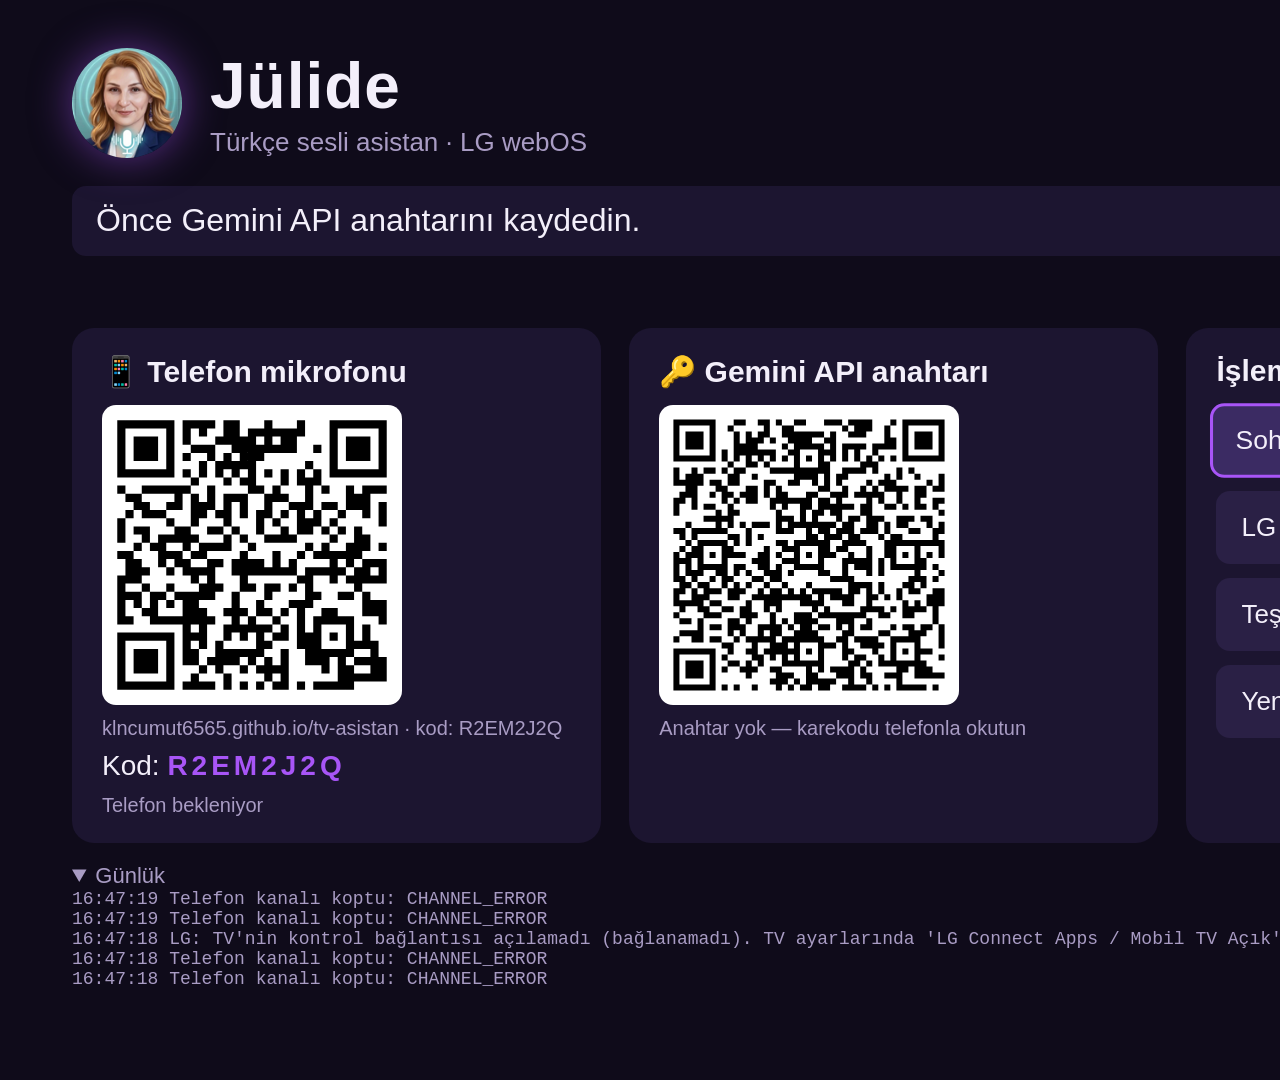
<file: webos/index.html>
<!doctype html>
<html lang="tr">
<head>
<meta charset="utf-8">
<meta name="viewport" content="width=1920, height=1080">
<title>Jülide</title>
<link rel="stylesheet" href="stil.css">
</head>
<body>
<main>
  <header>
    <img src="largeIcon.png" alt="" class="logo">
    <div>
      <h1>Jülide</h1>
      <p class="alt">Türkçe sesli asistan · LG webOS</p>
    </div>
  </header>

  <div id="durum" class="durum">Yükleniyor…</div>
  <div class="satir">
    <div id="soz" class="soz"></div>
    <div id="cevap" class="soz cevap"></div>
  </div>

  <section class="kartlar">
    <div class="kart">
      <h2>📱 Telefon mikrofonu</h2>
      <div id="telefonQr" class="qr"></div>
      <p class="kucuk" id="adres"></p>
      <p class="kod">Kod: <b id="kod"></b></p>
      <p id="telefon" class="kucuk">Telefon bekleniyor</p>
    </div>
    <div class="kart">
      <h2>🔑 Gemini API anahtarı</h2>
      <div id="anahtarQr" class="qr"></div>
      <p id="anahtarDurum" class="kucuk"></p>
    </div>
    <div class="kart islemler">
      <h2>İşlemler</h2>
      <button id="sohbet">Sohbeti başlat</button>
      <button id="lg">LG kontrolünü bağla</button>
      <button id="teshis">Teşhis (bu TV neleri destekliyor?)</button>
      <button id="yeniKod">Yeni eşleştirme kodu</button>
      <pre id="teshisSonuc" class="teshis"></pre>
    </div>
  </section>

  <details open><summary>Günlük</summary><div id="gunluk" class="gunluk"></div></details>
</main>
<script src="lib/supabase.js"></script>
<script src="lib/paket.js"></script>
<script src="js/lg.js"></script>
<script src="js/gemini.js"></script>
<script src="js/arastirma.js"></script>
<script src="js/araclar.js"></script>
<script src="js/app.js"></script>
</body>
</html>
</file>
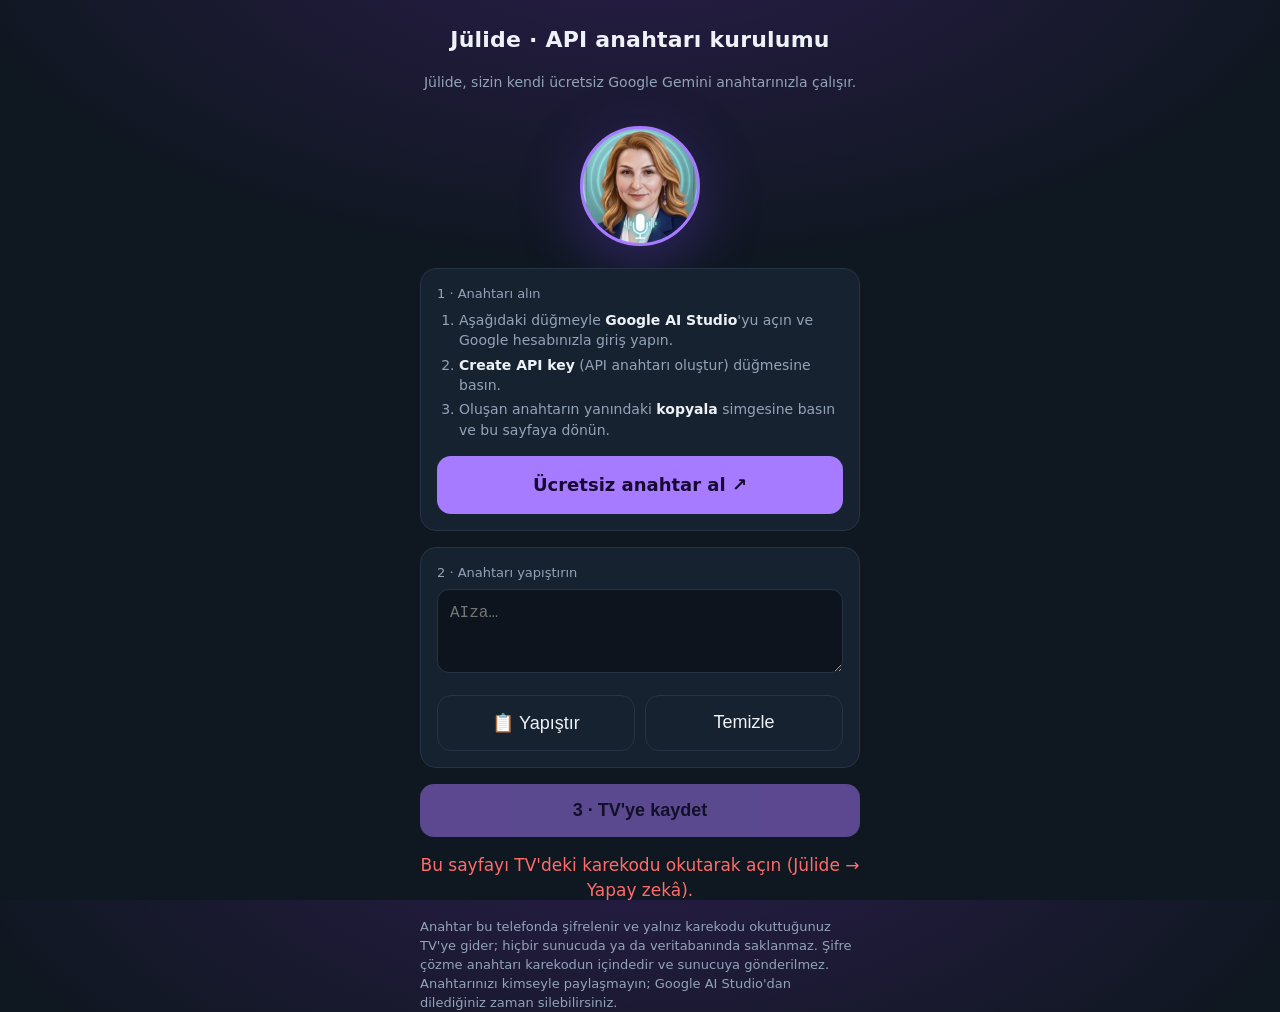
<file: web/anahtar.html>
<!doctype html>
<html lang="tr">
<head>
<meta charset="utf-8">
<meta name="viewport" content="width=device-width, initial-scale=1, viewport-fit=cover">
<meta name="theme-color" content="#0f1720">
<meta name="referrer" content="no-referrer">
<title>Jülide Kurulumu</title>
<link rel="icon" type="image/png" sizes="32x32" href="favicon-32.png">
<link rel="apple-touch-icon" href="apple-touch-icon.png">
<style>
  :root {
    --zemin: #0f1720;
    --kart: #172231;
    --cizgi: #263446;
    --yazi: #eef2f7;
    --soluk: #93a3b8;
    --mor: #a77bff;
    --mor-koyu: #6d3fe0;
    --yesil: #3ddc97;
    --kirmizi: #ff6b6b;
  }
  * { box-sizing: border-box; }
  html, body { margin: 0; height: 100%; }
  body {
    background: radial-gradient(1200px 600px at 50% -10%, #2a1d4a 0%, var(--zemin) 60%);
    color: var(--yazi);
    font: 16px/1.45 system-ui, -apple-system, "Segoe UI", Roboto, sans-serif;
    display: flex; flex-direction: column; align-items: center;
    padding: max(16px, env(safe-area-inset-top)) 16px max(24px, env(safe-area-inset-bottom));
    -webkit-tap-highlight-color: transparent;
  }
  main { width: 100%; max-width: 440px; display: flex; flex-direction: column; gap: 16px; }
  h1 { margin: 8px 0 0; font-size: 22px; font-weight: 650; letter-spacing: .2px; text-align: center; }
  .alt { color: var(--soluk); font-size: 14px; text-align: center; margin: 0; }

  .kure-alan { display: flex; justify-content: center; padding: 18px 0 6px; }
  .kure {
    width: 184px; height: 184px; border-radius: 50%;
    background: #2b1260 url("julide.jpg") center / cover no-repeat;
    border: 3px solid rgba(167,123,255,.55);
    box-shadow: 0 0 0 0 rgba(167,123,255,.0), 0 18px 60px rgba(109,63,224,.35);
    filter: saturate(.55) brightness(.75); transform: scale(.95);
    transition: filter .3s, transform .08s linear, box-shadow .08s linear;
  }
  .kure.acik { filter: none; border-color: var(--mor); }
  .kure.konusuyor { box-shadow: 0 0 0 10px rgba(167,123,255,.18), 0 0 70px rgba(167,123,255,.65); }

  .durum { text-align: center; font-size: 17px; min-height: 26px; }
  .durum.hata { color: var(--kirmizi); }
  .durum.iyi { color: var(--yesil); }

  .kart { background: var(--kart); border: 1px solid var(--cizgi); border-radius: 16px; padding: 16px; }
  label { display: block; font-size: 13px; color: var(--soluk); margin-bottom: 6px; }
  input[type=text] {
    width: 100%; font-size: 24px; letter-spacing: 4px; text-transform: uppercase; text-align: center;
    padding: 12px; border-radius: 12px; border: 1px solid var(--cizgi); background: #0d141d; color: var(--yazi);
  }
  input[type=range] { width: 100%; accent-color: var(--mor); }
  .satir { display: flex; justify-content: space-between; align-items: center; font-size: 14px; color: var(--soluk); }

  button {
    width: 100%; font-size: 18px; font-weight: 650; padding: 16px; border-radius: 14px; border: 0;
    background: var(--mor); color: #160a33; cursor: pointer;
  }
  button.ikincil { background: transparent; color: var(--yazi); border: 1px solid var(--cizgi); font-weight: 500; }
  button:disabled { opacity: .5; }

  .cevap { font-size: 15px; color: var(--yazi); white-space: pre-wrap; min-height: 22px; }
  .cevap:empty::before { content: "Jülide'nin cevapları burada görünür."; color: var(--soluk); }
  .ipucu { font-size: 13px; color: var(--soluk); margin: 0; }
  .gizli { display: none !important; }
  #karanlik { position: fixed; inset: 0; background: #000; z-index: 50; display: flex; align-items: flex-end;
    justify-content: center; padding-bottom: 40px; color: #333; font-size: 14px; }
  #uyanik { position: fixed; width: 1px; height: 1px; opacity: 0; pointer-events: none; }
  details.ayar { color: var(--soluk); font-size: 14px; }
  details.ayar summary { cursor: pointer; text-align: center; padding: 8px; list-style: none; }
  details.ayar summary::-webkit-details-marker { display: none; }
  details.ayar[open] summary { margin-bottom: 8px; }
  details.ayar .kart + .kart { margin-top: 12px; }
</style>
<style>
  .kure { width: 120px; height: 120px; filter: none; transform: none; }
  ol.adimlar { margin: 0; padding-left: 22px; color: var(--soluk); font-size: 14px; }
  ol.adimlar li { margin: 4px 0; }
  ol.adimlar b { color: var(--yazi); }
  a.dugme { display: block; text-align: center; text-decoration: none; font-size: 18px; font-weight: 650;
    padding: 16px; border-radius: 14px; background: var(--mor); color: #160a33; }
  textarea { width: 100%; min-height: 84px; font: 16px/1.4 ui-monospace, Menlo, monospace; padding: 12px;
    border-radius: 12px; border: 1px solid var(--cizgi); background: #0d141d; color: var(--yazi); resize: vertical;
    word-break: break-all; }
  .ikili { display: flex; gap: 10px; }
  .ikili button { flex: 1; }
</style>
</head>
<body>
<main>
  <h1>Jülide · API anahtarı kurulumu</h1>
  <p class="alt">Jülide, sizin kendi ücretsiz Google Gemini anahtarınızla çalışır.</p>
  <div class="kure-alan"><div class="kure acik"></div></div>

  <section class="kart">
    <label>1 · Anahtarı alın</label>
    <ol class="adimlar">
      <li>Aşağıdaki düğmeyle <b>Google AI Studio</b>'yu açın ve Google hesabınızla giriş yapın.</li>
      <li><b>Create API key</b> (API anahtarı oluştur) düğmesine basın.</li>
      <li>Oluşan anahtarın yanındaki <b>kopyala</b> simgesine basın ve bu sayfaya dönün.</li>
    </ol>
    <p></p>
    <a class="dugme" href="https://aistudio.google.com/apikey" target="_blank" rel="noopener noreferrer">Ücretsiz anahtar al ↗</a>
  </section>

  <section class="kart">
    <label for="anahtar">2 · Anahtarı yapıştırın</label>
    <textarea id="anahtar" autocomplete="off" autocapitalize="off" autocorrect="off" spellcheck="false" placeholder="AIza…"></textarea>
    <p></p>
    <div class="ikili">
      <button id="yapistir" class="ikincil">📋 Yapıştır</button>
      <button id="temizle" class="ikincil">Temizle</button>
    </div>
  </section>

  <button id="kaydet">3 · TV'ye kaydet</button>
  <div id="durum" class="durum"></div>

  <p class="ipucu">Anahtar bu telefonda şifrelenir ve yalnız karekodu okuttuğunuz TV'ye gider; hiçbir sunucuda ya da veritabanında saklanmaz. Şifre çözme anahtarı karekodun içindedir ve sunucuya gönderilmez. Anahtarınızı kimseyle paylaşmayın; Google AI Studio'dan dilediğiniz zaman silebilirsiniz.</p>
</main>

<script src="supabase.js"></script>
<script>
(() => {
  const SUPABASE_URL = "https://eiacwimxjpggomngsnyo.supabase.co";
  const SUPABASE_ANON = "eyJhbGciOiJIUzI1NiIsInR5cCI6IkpXVCJ9.eyJpc3MiOiJzdXBhYmFzZSIsInJlZiI6ImVpYWN3aW14anBnZ29tbmdzbnlvIiwicm9sZSI6ImFub24iLCJpYXQiOjE3ODIxNDE5ODAsImV4cCI6MjA5NzcxNzk4MH0.OTUmblVqYTatRt8IUqjuDCAC0ABdYTg6Gy6mBS-wI8w";

  const $ = (id) => document.getElementById(id);
  const anahtarEl = $("anahtar"), kaydetBtn = $("kaydet"), durumEl = $("durum");
  function durum(m, tur) { durumEl.textContent = m; durumEl.className = "durum" + (tur ? " " + tur : ""); }

  const kod = (new URLSearchParams(location.search).get("kod") || "").toUpperCase().replace(/[^A-Z0-9]/g, "");
  const sirMetin = (new URLSearchParams(location.hash.slice(1)).get("s") || "");
  function b64url(s) {
    s = s.replace(/-/g, "+").replace(/_/g, "/");
    while (s.length % 4) s += "=";
    return Uint8Array.from(atob(s), (c) => c.charCodeAt(0));
  }
  const b64 = (u8) => { let s = ""; u8.forEach((b) => (s += String.fromCharCode(b))); return btoa(s); };

  let sir = null;
  try { sir = b64url(sirMetin); } catch (_) {}
  if (kod.length < 6 || !sir || sir.length !== 32) {
    kaydetBtn.disabled = true;
    durum("Bu sayfayı TV'deki karekodu okutarak açın (Jülide → Yapay zekâ).", "hata");
  }

  const temiz = (s) => (s || "").replace(/\s+/g, "").replace(/^["']|["']$/g, "");

  $("yapistir").addEventListener("click", async () => {
    try {
      const t = await navigator.clipboard.readText();
      if (t) { anahtarEl.value = temiz(t); durum(""); }
      else durum("Panoda yazı yok. Anahtarı AI Studio'dan kopyalayın.", "hata");
    } catch (_) {
      anahtarEl.focus();
      durum("Kutuya uzun basıp “Yapıştır”ı seçin.");
    }
  });
  $("temizle").addEventListener("click", () => { anahtarEl.value = ""; durum(""); anahtarEl.focus(); });

  async function sifrele(metin) {
    const k = await crypto.subtle.importKey("raw", sir, "AES-GCM", false, ["encrypt"]);
    const iv = crypto.getRandomValues(new Uint8Array(12));
    const enc = new TextEncoder();
    const c = new Uint8Array(await crypto.subtle.encrypt(
      { name: "AES-GCM", iv, additionalData: enc.encode("julide-anahtar-" + kod) }, k, enc.encode(metin)));
    return { iv: b64(iv), c: b64(c) };
  }

  let istemci = null, kanal = null, zaman = null;
  function bitir() {
    clearTimeout(zaman);
    try { kanal && istemci && istemci.removeChannel(kanal); } catch (_) {}
    kanal = null;
    kaydetBtn.disabled = false;
  }

  kaydetBtn.addEventListener("click", async () => {
    const anahtar = temiz(anahtarEl.value);
    anahtarEl.value = anahtar;
    if (!/^[A-Za-z0-9_\-]{30,80}$/.test(anahtar)) {
      durum("Anahtar eksik ya da hatalı görünüyor. AI Studio'daki anahtarı tam olarak kopyalayın.", "hata");
      return;
    }
    if (!window.supabase) { durum("Bağlantı kütüphanesi yüklenemedi. İnternetinizi kontrol edin.", "hata"); return; }
    kaydetBtn.disabled = true;
    durum("TV'ye bağlanılıyor…");
    let yuk;
    try { yuk = await sifrele(anahtar); } catch (e) { bitir(); durum("Şifreleme yapılamadı: " + e.message, "hata"); return; }
    istemci = istemci || window.supabase.createClient(SUPABASE_URL, SUPABASE_ANON);
    kanal = istemci.channel("julide-anahtar-" + kod, { config: { broadcast: { self: false, ack: false } } });
    kanal.on("broadcast", { event: "sonuc" }, ({ payload }) => {
      const p = payload || {};
      bitir();
      if (p.ok) {
        durum("✓ " + (p.m || "Kaydedildi."), "iyi");
        anahtarEl.value = "";
        kaydetBtn.textContent = "Kaydedildi ✓";
        kaydetBtn.disabled = true;
      } else durum("✗ " + (p.m || "Kaydedilemedi."), "hata");
    });
    kanal.subscribe((st) => {
      if (st === "SUBSCRIBED") {
        durum("Anahtar TV'ye gönderildi, deneniyor…");
        kanal.send({ type: "broadcast", event: "anahtar", payload: yuk });
        zaman = setTimeout(() => {
          bitir();
          durum("TV yanıt vermedi. TV'de Jülide → Yapay zekâ ekranı açık olmalı; karekodu yeniden okutup tekrar deneyin.", "hata");
        }, 20000);
      } else if (st === "CHANNEL_ERROR" || st === "TIMED_OUT") {
        bitir();
        durum("Sunucuya bağlanılamadı. İnternetinizi kontrol edin.", "hata");
      }
    });
  });
})();
</script>
</body>
</html>
</file>
<file: webos/stil.css>
:root { --zemin: #0f0b1a; --kart: #1c1530; --yazi: #f3effa; --soluk: #a99cc4; --mor: #a855f7; --iyi: #34d399; --hata: #f87171; }
* { box-sizing: border-box; }
html, body { margin: 0; width: 1920px; height: 1080px; overflow: hidden; background: var(--zemin); color: var(--yazi);
  font-family: "LG Smart UI", "Segoe UI", Roboto, sans-serif; }
main { padding: 48px 72px; }
header { display: flex; align-items: center; gap: 28px; }
.logo { width: 110px; height: 110px; border-radius: 50%; box-shadow: 0 0 40px rgba(168, 85, 247, .5); }
h1 { margin: 0; font-size: 64px; letter-spacing: 1px; }
.alt { margin: 4px 0 0; color: var(--soluk); font-size: 26px; }
.durum { margin: 28px 0 10px; font-size: 32px; padding: 16px 24px; border-radius: 14px; background: var(--kart); min-height: 70px; }
.durum.iyi { border-left: 8px solid var(--iyi); }
.durum.hata { border-left: 8px solid var(--hata); }
.satir { display: flex; gap: 20px; min-height: 44px; }
.soz { font-size: 24px; color: var(--soluk); flex: 1; }
.kartlar { display: grid; grid-template-columns: 1fr 1fr 1.25fr; gap: 28px; margin-top: 18px; }
.kart { background: var(--kart); border-radius: 22px; padding: 26px 30px; }
.kart h2 { margin: 0 0 16px; font-size: 30px; }
.qr { background: #fff; border-radius: 14px; padding: 12px; width: 300px; height: 300px; }
.qr svg { width: 100%; height: 100%; }
.kucuk { color: var(--soluk); font-size: 20px; margin: 12px 0 0; word-break: break-all; }
.kod { font-size: 28px; margin: 10px 0 0; }
.kod b { letter-spacing: 4px; color: var(--mor); }
.islemler button { display: block; width: 100%; margin: 0 0 14px; padding: 18px 22px; font-size: 26px; border-radius: 14px;
  border: 3px solid transparent; background: #2a2045; color: var(--yazi); text-align: left; }
.islemler button:focus { outline: none; border-color: var(--mor); background: #3b2b63; transform: scale(1.02); }
.teshis { white-space: pre-wrap; font-size: 18px; color: var(--soluk); max-height: 250px; overflow: hidden; margin: 6px 0 0; }
details { margin-top: 20px; }
summary { font-size: 22px; color: var(--soluk); }
.gunluk { font-size: 18px; color: var(--soluk); max-height: 120px; overflow: hidden; font-family: monospace; }
</file>
